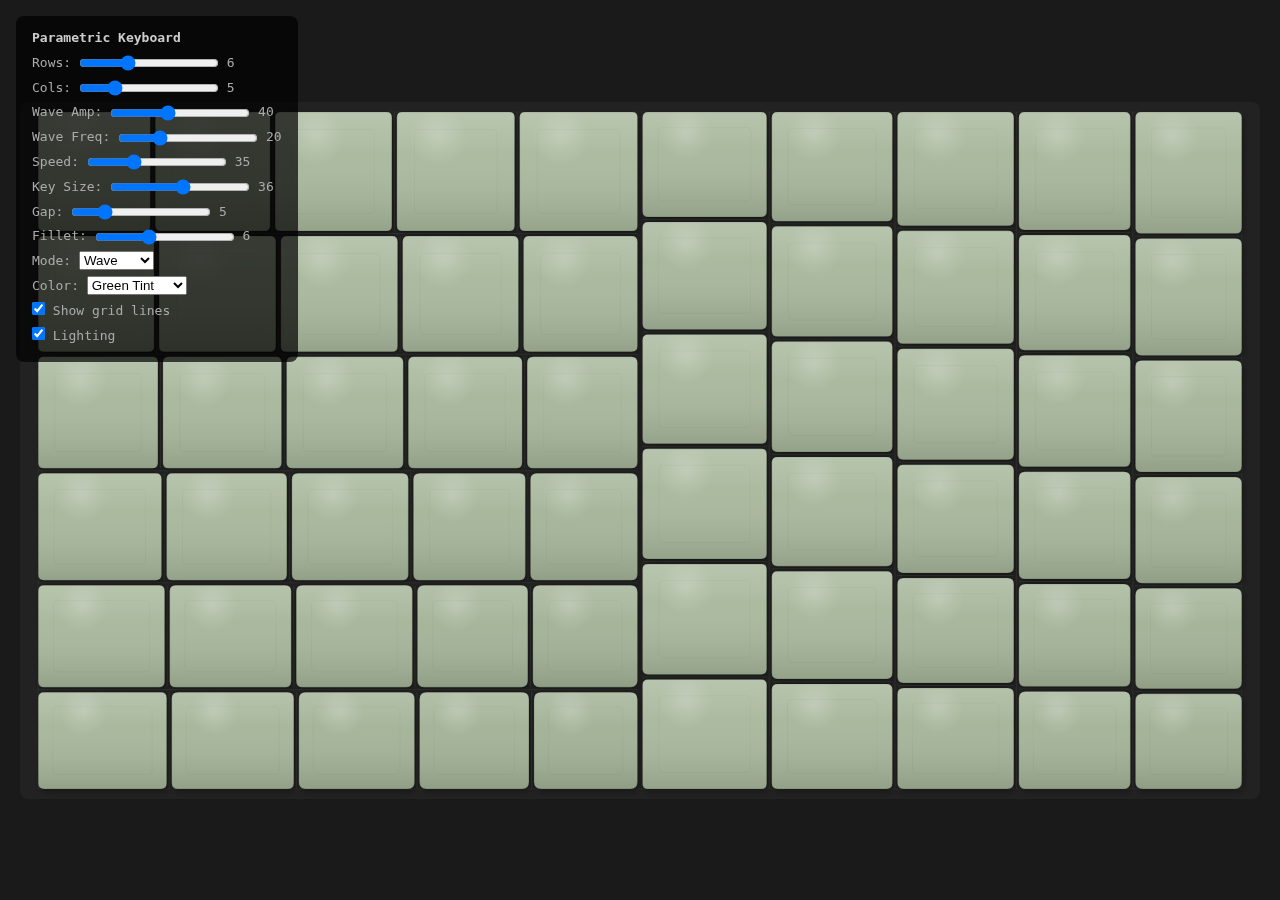
<file: keyboard_parametric.html>
<!DOCTYPE html>
<html lang="en">
<head>
<meta charset="UTF-8">
<title>Parametric Keyboard Grid</title>
<style>
  * { margin: 0; padding: 0; box-sizing: border-box; }
  body { background: #1a1a1a; display: flex; justify-content: center; align-items: center; height: 100vh; overflow: hidden; }
  canvas { border-radius: 8px; }
  #controls {
    position: fixed; top: 16px; left: 16px; color: #aaa; font: 13px/1.6 monospace;
    background: rgba(0,0,0,0.7); padding: 12px 16px; border-radius: 8px;
  }
  #controls label { display: block; margin: 4px 0; }
  #controls input[type=range] { width: 140px; vertical-align: middle; }
</style>
</head>
<body>
<canvas id="c"></canvas>

<div id="controls">
  <strong style="color:#ccc">Parametric Keyboard</strong><br>
  <label>Rows: <input type="range" id="rows" min="3" max="12" value="6"> <span id="rowsVal">6</span></label>
  <label>Cols: <input type="range" id="cols" min="3" max="12" value="5"> <span id="colsVal">5</span></label>
  <label>Wave Amp: <input type="range" id="waveAmp" min="0" max="100" value="40"> <span id="waveAmpVal">40</span></label>
  <label>Wave Freq: <input type="range" id="waveFreq" min="5" max="60" value="20"> <span id="waveFreqVal">20</span></label>
  <label>Speed: <input type="range" id="speed" min="5" max="100" value="35"> <span id="speedVal">35</span></label>
  <label>Key Size: <input type="range" id="keySize" min="10" max="60" value="36"> <span id="keySizeVal">36</span></label>
  <label>Gap: <input type="range" id="gap" min="1" max="20" value="5"> <span id="gapVal">5</span></label>
  <label>Fillet: <input type="range" id="fillet" min="0" max="16" value="6"> <span id="filletVal">6</span></label>
  <label>Mode: <select id="mode">
    <option value="wave">Wave</option>
    <option value="ripple">Ripple</option>
    <option value="twist">Twist</option>
    <option value="breathe">Breathe</option>
    <option value="cascade">Cascade</option>
  </select></label>
  <label>Color: <select id="colorMode">
    <option value="green">Green Tint</option>
    <option value="height">Height Map</option>
    <option value="rainbow">Rainbow</option>
    <option value="mono">Monochrome</option>
  </select></label>
  <label><input type="checkbox" id="showGrid" checked> Show grid lines</label>
  <label><input type="checkbox" id="lighting" checked> Lighting</label>
</div>

<script>
const canvas = document.getElementById('c');
const ctx = canvas.getContext('2d');

function resize() {
  // 16:9 aspect ratio
  const maxH = window.innerHeight - 40;
  const maxW = window.innerWidth - 40;
  if (maxW / maxH > 16 / 9) {
    canvas.height = maxH;
    canvas.width = Math.floor(maxH * 16 / 9);
  } else {
    canvas.width = maxW;
    canvas.height = Math.floor(maxW * 9 / 16);
  }
}
resize();
window.addEventListener('resize', resize);

// Slider value display
document.querySelectorAll('#controls input[type=range]').forEach(el => {
  const span = document.getElementById(el.id + 'Val');
  el.addEventListener('input', () => span.textContent = el.value);
});

function getParam(id) { return +document.getElementById(id).value; }
function getCheck(id) { return document.getElementById(id).checked; }
function getSelect(id) { return document.getElementById(id).value; }

// Draw a rounded rectangle
function roundRect(ctx, x, y, w, h, r) {
  r = Math.min(r, w / 2, h / 2);
  ctx.beginPath();
  ctx.moveTo(x + r, y);
  ctx.lineTo(x + w - r, y);
  ctx.quadraticCurveTo(x + w, y, x + w, y + r);
  ctx.lineTo(x + w, y + h - r);
  ctx.quadraticCurveTo(x + w, y + h, x + w - r, y + h);
  ctx.lineTo(x + r, y + h);
  ctx.quadraticCurveTo(x, y + h, x, y + h - r);
  ctx.lineTo(x, y + r);
  ctx.quadraticCurveTo(x, y, x + r, y);
  ctx.closePath();
}

// Raw weight for a cell — varies per row+col so vertical lines break between rows
function cellWeight(row, col, rows, cols, t, mode, waveAmp, waveFreq) {
  const a = waveAmp / 100;
  const freq = waveFreq / 100 * 0.8;
  const cx = (cols - 1) / 2;
  const cy = (rows - 1) / 2;
  let v = 0;

  switch (mode) {
    case 'wave':
      v = Math.sin(col * freq * 1.2 + t + row * 0.4);
      break;
    case 'ripple': {
      const dist = Math.sqrt((row - cy) ** 2 + (col - cx) ** 2);
      v = Math.sin(dist * freq * 1.5 - t * 2);
      break;
    }
    case 'twist':
      v = Math.sin(col * freq + Math.sin(t) * (col + row * 0.5) * 0.2);
      break;
    case 'breathe':
      v = Math.sin(t * 0.8) * Math.sin(col * freq * 0.6 + row * 0.3);
      break;
    case 'cascade':
      v = Math.sin(col * freq + t * 1.5 + row * 0.5);
      break;
  }
  // Return a positive weight (1 = base, varies from ~0.3 to ~1.7 at full amp)
  return 1 + a * v * 0.7;
}

// Row height weight — shared per row so horizontal lines stay straight
function rowWeight(row, rows, t, mode, waveAmp, waveFreq) {
  const a = waveAmp / 100;
  const freq = waveFreq / 100 * 0.8;
  const cy = (rows - 1) / 2;
  let v = 0;

  switch (mode) {
    case 'wave':
      v = Math.cos(row * freq * 1.2 + t * 0.7);
      break;
    case 'ripple':
      v = Math.sin(Math.abs(row - cy) * freq * 1.5 - t * 2);
      break;
    case 'twist':
      v = Math.cos(row * freq + Math.sin(t * 0.9) * row * 0.2);
      break;
    case 'breathe':
      v = Math.sin(t * 0.8) * Math.cos(row * freq * 0.6);
      break;
    case 'cascade':
      v = Math.sin(row * freq * 0.5 + t);
      break;
  }
  return 1 + a * v * 0.7;
}

function getColor(row, col, rows, cols, brightness, colorMode) {
  switch (colorMode) {
    case 'green': {
      const base = 175 + brightness * 80;
      return `rgb(${base - 8}, ${base + 8}, ${base - 20})`;
    }
    case 'height': {
      const v = 160 + brightness * 120;
      return `rgb(${v * 0.8}, ${v}, ${v * 0.7})`;
    }
    case 'rainbow': {
      const hue = ((col / cols) * 360 + brightness * 60) % 360;
      const l = 55 + brightness * 20;
      return `hsl(${hue}, 40%, ${l}%)`;
    }
    case 'mono': {
      const v = 170 + brightness * 80;
      return `rgb(${v}, ${v}, ${v})`;
    }
  }
}

let time = 0;
let lastTs = 0;

function draw(ts) {
  const dt = lastTs ? (ts - lastTs) / 1000 : 0.016;
  lastTs = ts;
  time += dt * getParam('speed') / 35;

  const W = canvas.width;
  const H = canvas.height;
  ctx.clearRect(0, 0, W, H);
  ctx.fillStyle = '#222';
  ctx.fillRect(0, 0, W, H);

  const rows = getParam('rows');
  const cols = getParam('cols');
  const keySize = getParam('keySize');
  const gap = getParam('gap');
  const fillet = getParam('fillet');
  const waveAmp = getParam('waveAmp');
  const waveFreq = getParam('waveFreq');
  const mode = getSelect('mode');
  const colorMode = getSelect('colorMode');
  const showGrid = getCheck('showGrid');
  const lighting = getCheck('lighting');

  // --- Reusable grid drawing function ---
  // axis='h' → per-row width redistribution (vertical lines break)
  // axis='v' → per-col height redistribution (horizontal lines break)
  function drawGrid(ox, oy, gridW, gridH, nRows, nCols, axis, tOffset) {
    const totalGapW = (nCols - 1) * gap;
    const totalGapH = (nRows - 1) * gap;
    const availW = gridW - totalGapW;
    const availH = gridH - totalGapH;
    const t = time + tOffset;

    if (axis === 'h') {
      // HORIZONTAL mode: shared row heights, per-row cell widths
      const rWeights = [];
      let rWeightSum = 0;
      for (let r = 0; r < nRows; r++) {
        rWeights[r] = rowWeight(r, nRows, t, mode, waveAmp, waveFreq);
        rWeightSum += rWeights[r];
      }
      const rH = [];
      for (let r = 0; r < nRows; r++) rH[r] = availH * rWeights[r] / rWeightSum;
      const rY = [0];
      for (let r = 1; r < nRows; r++) rY[r] = rY[r-1] + rH[r-1] + gap;

      const cW = [], cX = [];
      for (let r = 0; r < nRows; r++) {
        const ws = []; let wSum = 0;
        for (let c = 0; c < nCols; c++) {
          ws[c] = cellWeight(r, c, nRows, nCols, t, mode, waveAmp, waveFreq);
          wSum += ws[c];
        }
        cW[r] = []; cX[r] = [0];
        for (let c = 0; c < nCols; c++) {
          cW[r][c] = availW * ws[c] / wSum;
          if (c > 0) cX[r][c] = cX[r][c-1] + cW[r][c-1] + gap;
        }
      }

      if (showGrid) {
        ctx.strokeStyle = 'rgba(80, 90, 70, 0.3)';
        ctx.lineWidth = 1;
        for (let r = 1; r < nRows; r++) {
          const yMid = oy + rY[r] - gap / 2;
          ctx.beginPath(); ctx.moveTo(ox, yMid); ctx.lineTo(ox + gridW, yMid); ctx.stroke();
        }
        for (let r = 0; r < nRows; r++) {
          for (let c = 1; c < nCols; c++) {
            const xMid = ox + cX[r][c] - gap / 2;
            ctx.beginPath(); ctx.moveTo(xMid, oy + rY[r]); ctx.lineTo(xMid, oy + rY[r] + rH[r]); ctx.stroke();
          }
        }
      }

      for (let r = 0; r < nRows; r++) {
        for (let c = 0; c < nCols; c++) {
          drawKeycap(ox + cX[r][c], oy + rY[r], cW[r][c], rH[r], r, c, nRows, nCols, availW, availH);
        }
      }

    } else {
      // VERTICAL mode: shared column widths, per-col cell heights
      const cWeights = [];
      let cWeightSum = 0;
      for (let c = 0; c < nCols; c++) {
        cWeights[c] = rowWeight(c, nCols, t, mode, waveAmp, waveFreq);
        cWeightSum += cWeights[c];
      }
      const cW2 = [];
      for (let c = 0; c < nCols; c++) cW2[c] = availW * cWeights[c] / cWeightSum;
      const cX2 = [0];
      for (let c = 1; c < nCols; c++) cX2[c] = cX2[c-1] + cW2[c-1] + gap;

      const rH2 = [], rY2 = [];
      for (let c = 0; c < nCols; c++) {
        const ws = []; let wSum = 0;
        for (let r = 0; r < nRows; r++) {
          // Reuse cellWeight with swapped args for the rotated effect
          ws[r] = cellWeight(c, r, nCols, nRows, t, mode, waveAmp, waveFreq);
          wSum += ws[r];
        }
        rH2[c] = []; rY2[c] = [0];
        for (let r = 0; r < nRows; r++) {
          rH2[c][r] = availH * ws[r] / wSum;
          if (r > 0) rY2[c][r] = rY2[c][r-1] + rH2[c][r-1] + gap;
        }
      }

      if (showGrid) {
        ctx.strokeStyle = 'rgba(80, 90, 70, 0.3)';
        ctx.lineWidth = 1;
        for (let c = 1; c < nCols; c++) {
          const xMid = ox + cX2[c] - gap / 2;
          ctx.beginPath(); ctx.moveTo(xMid, oy); ctx.lineTo(xMid, oy + gridH); ctx.stroke();
        }
        for (let c = 0; c < nCols; c++) {
          for (let r = 1; r < nRows; r++) {
            const yMid = oy + rY2[c][r] - gap / 2;
            ctx.beginPath(); ctx.moveTo(ox + cX2[c], yMid); ctx.lineTo(ox + cX2[c] + cW2[c], yMid); ctx.stroke();
          }
        }
      }

      for (let r = 0; r < nRows; r++) {
        for (let c = 0; c < nCols; c++) {
          drawKeycap(ox + cX2[c], oy + rY2[c][r], cW2[c], rH2[c][r], r, c, nRows, nCols, availW, availH);
        }
      }
    }
  }

  // --- Keycap renderer ---
  function drawKeycap(x, y, w, h, r, c, nRows, nCols, availW, availH) {
    const brightness = (w / (availW / nCols) + h / (availH / nRows) - 2) * 0.3;
    const avgScale = (w + h) / (availW / nCols + availH / nRows);
    const f = Math.min(fillet * (1 + (1 - avgScale) * 2), Math.min(w, h) / 2);

    ctx.save();
    ctx.shadowColor = 'rgba(0,0,0,0.3)';
    ctx.shadowBlur = 6;
    ctx.shadowOffsetX = 2 + brightness * 3;
    ctx.shadowOffsetY = 3 + brightness * 3;

    const baseColor = getColor(r, c, nRows, nCols, brightness, colorMode);
    roundRect(ctx, x, y, w, h, f);
    ctx.fillStyle = baseColor;
    ctx.fill();
    ctx.restore();

    if (lighting) {
      const grad = ctx.createLinearGradient(x, y, x, y + h);
      grad.addColorStop(0, 'rgba(255,255,255,0.18)');
      grad.addColorStop(0.35, 'rgba(255,255,255,0.03)');
      grad.addColorStop(1, 'rgba(0,0,0,0.12)');
      roundRect(ctx, x, y, w, h, f);
      ctx.fillStyle = grad;
      ctx.fill();

      const sx = x + w * 0.35, sy = y + h * 0.2;
      const specGrad = ctx.createRadialGradient(sx, sy, 0, sx, sy, Math.min(w, h) * 0.25);
      specGrad.addColorStop(0, 'rgba(255,255,255,0.2)');
      specGrad.addColorStop(1, 'rgba(255,255,255,0)');
      ctx.fillStyle = specGrad;
      ctx.fillRect(x, y, w, h);
    }

    roundRect(ctx, x, y, w, h, f);
    ctx.strokeStyle = 'rgba(0,0,0,0.15)';
    ctx.lineWidth = 1;
    ctx.stroke();

    const inset = Math.min(w, h) * 0.15;
    roundRect(ctx, x + inset, y + inset, w - inset * 2, h - inset * 2, Math.max(f - 2, 1));
    ctx.strokeStyle = 'rgba(0,0,0,0.06)';
    ctx.lineWidth = 0.5;
    ctx.stroke();
  }

  // --- Layout: 16:9 perimeter, two halves (each 8:9) ---
  const pad = 10;
  const periH = H - pad * 2;
  const periW = Math.min(W - pad * 2, periH * 16 / 9);
  const actualH = Math.min(periH, periW * 9 / 16);
  const actualW = actualH * 16 / 9;
  const startX = (W - actualW) / 2;
  const startY = (H - actualH) / 2;
  const halfW = (actualW - gap) / 2;

  // Outer 16:9 border
  ctx.strokeStyle = 'rgba(80, 90, 70, 0.2)';
  ctx.lineWidth = 1;
  ctx.strokeRect(startX, startY, actualW, actualH);

  // Left half: horizontal redistribution (vertical lines break between rows)
  drawGrid(startX, startY, halfW, actualH, rows, cols, 'h', 0);

  // Right half: vertical redistribution (horizontal lines break between columns)
  drawGrid(startX + halfW + gap, startY, halfW, actualH, rows, cols, 'v', 0);

  requestAnimationFrame(draw);
}

requestAnimationFrame(draw);
</script>
</body>
</html>
</file>
